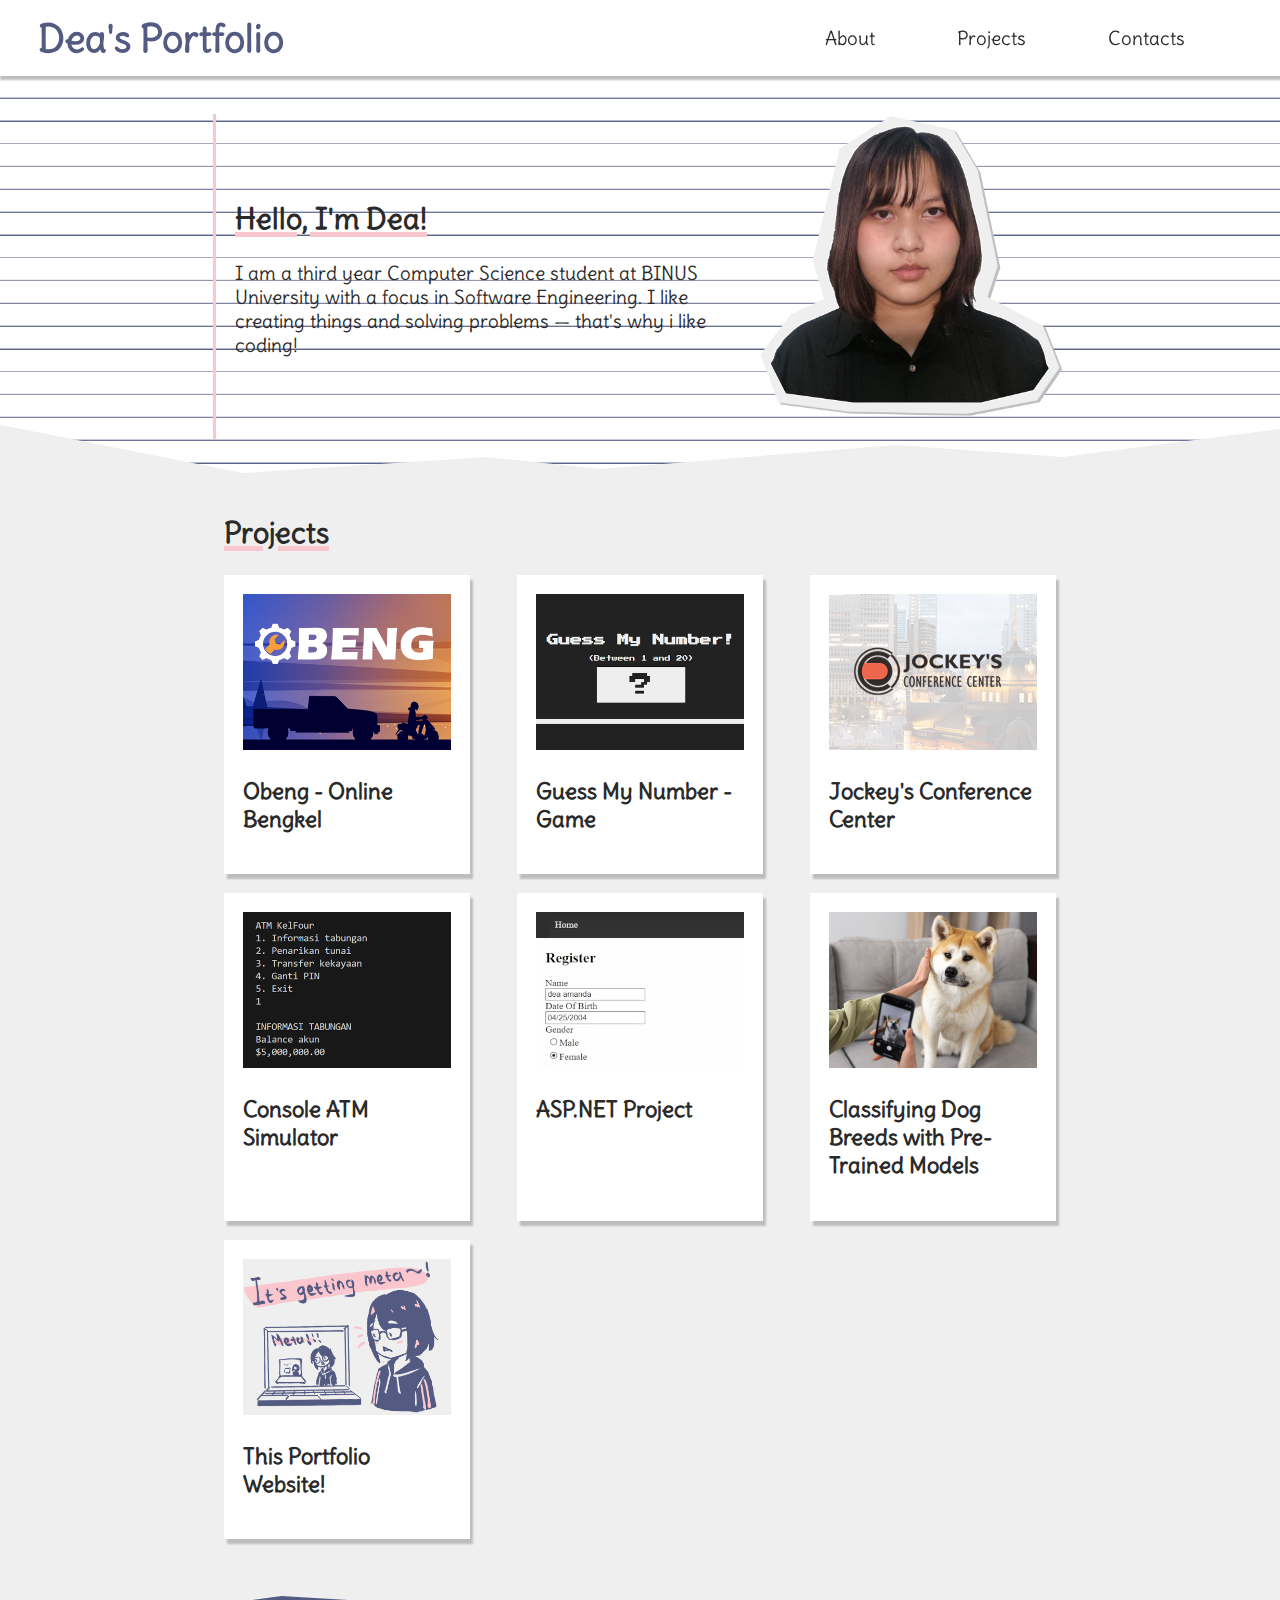
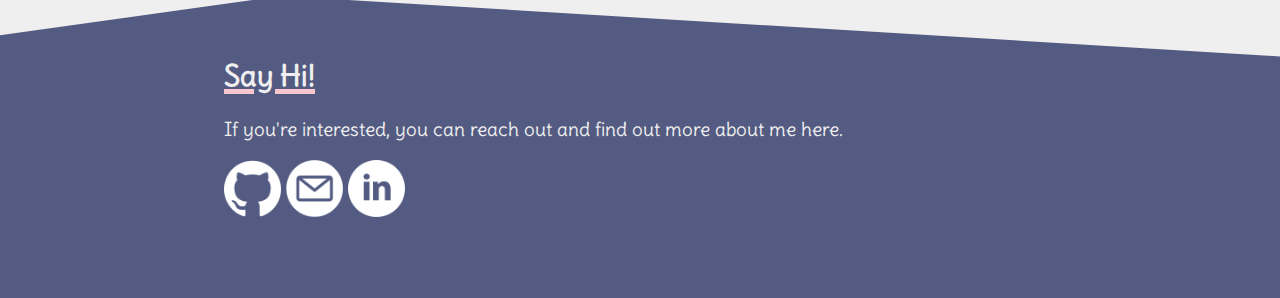
<file: index.html>
<!DOCTYPE html>
<html lang="en">
  <head>
    <meta charset="UTF-8" />
    <meta name="viewport" content="width=device-width, initial-scale=1.0" />
    <title>Portfolio</title>
    <link rel="stylesheet" href="./css/style.css" />
    <link rel="stylesheet" href="./css/index.css" />
    <script defer src="./js/Headernav.js"></script>
    <script defer src="./js/FooterContact.js"></script>
    <script defer src="./js/ProjectCard.js"></script>
  </head>
  <body>
    <header-nav></header-nav>
    <main>
      <div id="about">
        <div id="about-content">
          <div id="infos">
            <h2>Hello, I'm Dea!</h2>
            <p>
              I am a third year Computer Science student at BINUS University
              with a focus in Software Engineering. I like creating things and
              solving problems — that's why i like coding!
            </p>
          </div>
          <div id="intro-img"><img src="./assets/myself.png" /></div>
        </div>
      </div>
      <div id="projects">
        <h2>Projects</h2>
        <div id="projects-content">
          <project-card
            href="./project.html?id=0"
            src="./assets/obeng-thumb.png"
            title="Obeng - Online Bengkel"
          ></project-card>
          <project-card
            href="./project.html?id=1"
            src="./assets/guess-thumb.png"
            title="Guess My Number - Game"
          ></project-card>
          <project-card
            href="./project.html?id=2"
            src="./assets/jockey-thumb.png"
            title="Jockey's Conference Center"
          ></project-card>
          <project-card
            href="./project.html?id=3"
            src="./assets/atm-thumb.png"
            title="Console ATM Simulator"
          ></project-card>
          <project-card
            href="./project.html?id=4"
            src="./assets/asp-thumb.png"
            title="ASP.NET Project"
          ></project-card>
          <project-card
            href="./project.html?id=5"
            src="./assets/dog-thumb.png"
            title="Classifying Dog Breeds with Pre-Trained Models"
          ></project-card>
          <project-card
            href="https://github.com/desyha/desyha.github.io"
            src="./assets/this-thumb.png"
            title="This Portfolio Website!"
          ></project-card>
        </div>
      </div>
    </main>
    <div id="contacts">
      <footer-contacts></footer-contacts>
    </div>
  </body>
</html>
</file>
<file: css/style.css>
@import url("https://fonts.googleapis.com/css2?family=Delius&display=swap");
@import "./var.css";

html {
  font-size: 19px;
  scroll-behavior: smooth;
}

body {
  font-family: "Delius", cursive;
  font-weight: 400;
  color: var(--dark);
  background-color: var(--offwhite);
  margin: 0px;
}

h2 {
  text-decoration: underline var(--secondary) 5px;
}

main {
  margin-top: 4rem;
}

a {
  text-decoration: none;
  color: var(--dark);
}

ul {
  list-style: none;
}

@media only screen and (max-width: 640px) {
  html {
    font-size: 16px;
  }
  h1 {
    font-size: 1.5rem;
  }
}
</file>
<file: css/index.css>
#about {
  background: repeating-linear-gradient(
    white,
    white 1.1rem,
    var(--primary) 1.2rem
  );
  clip-path: polygon(
    0% 87%,
    19% 99%,
    38% 95%,
    47% 98%,
    70% 92%,
    83% 95%,
    100% 88%,
    100% 0%,
    0% 0%
  );
  padding: 2rem;
}

#about-content {
  padding-left: 1rem;
  border-left: var(--secondary) solid 3px;
  color: var(--dark);
  display: flex;
  align-items: center;
  width: 65vw;
  margin: 0 auto;
}

#about-content img {
  margin-left: 1.5rem;
  width: 25vw;
}

#projects {
  width: 65vw;
  margin: 2rem auto;
}

#projects-content {
  display: flex;
  flex-wrap: wrap;
  justify-content: space-between;
}

project-card {
  background-color: white;
  margin-bottom: 1rem;
  padding: 1rem;
  width: 25%;
  box-shadow: #bdbdbd 3px 5px 2px;
}

@media only screen and (max-width: 768px) {
  project-card {
    width: 40%;
  }
}

@media only screen and (max-width: 640px) {
  #about-content {
    flex-direction: column;
    width: 75vw;
  }

  #about-content img {
    margin-left: unset;
    width: 50vw;
  }

  project-card {
    width: 100%;
  }

  #projects {
    width: 75vw;
  }
}
</file>
